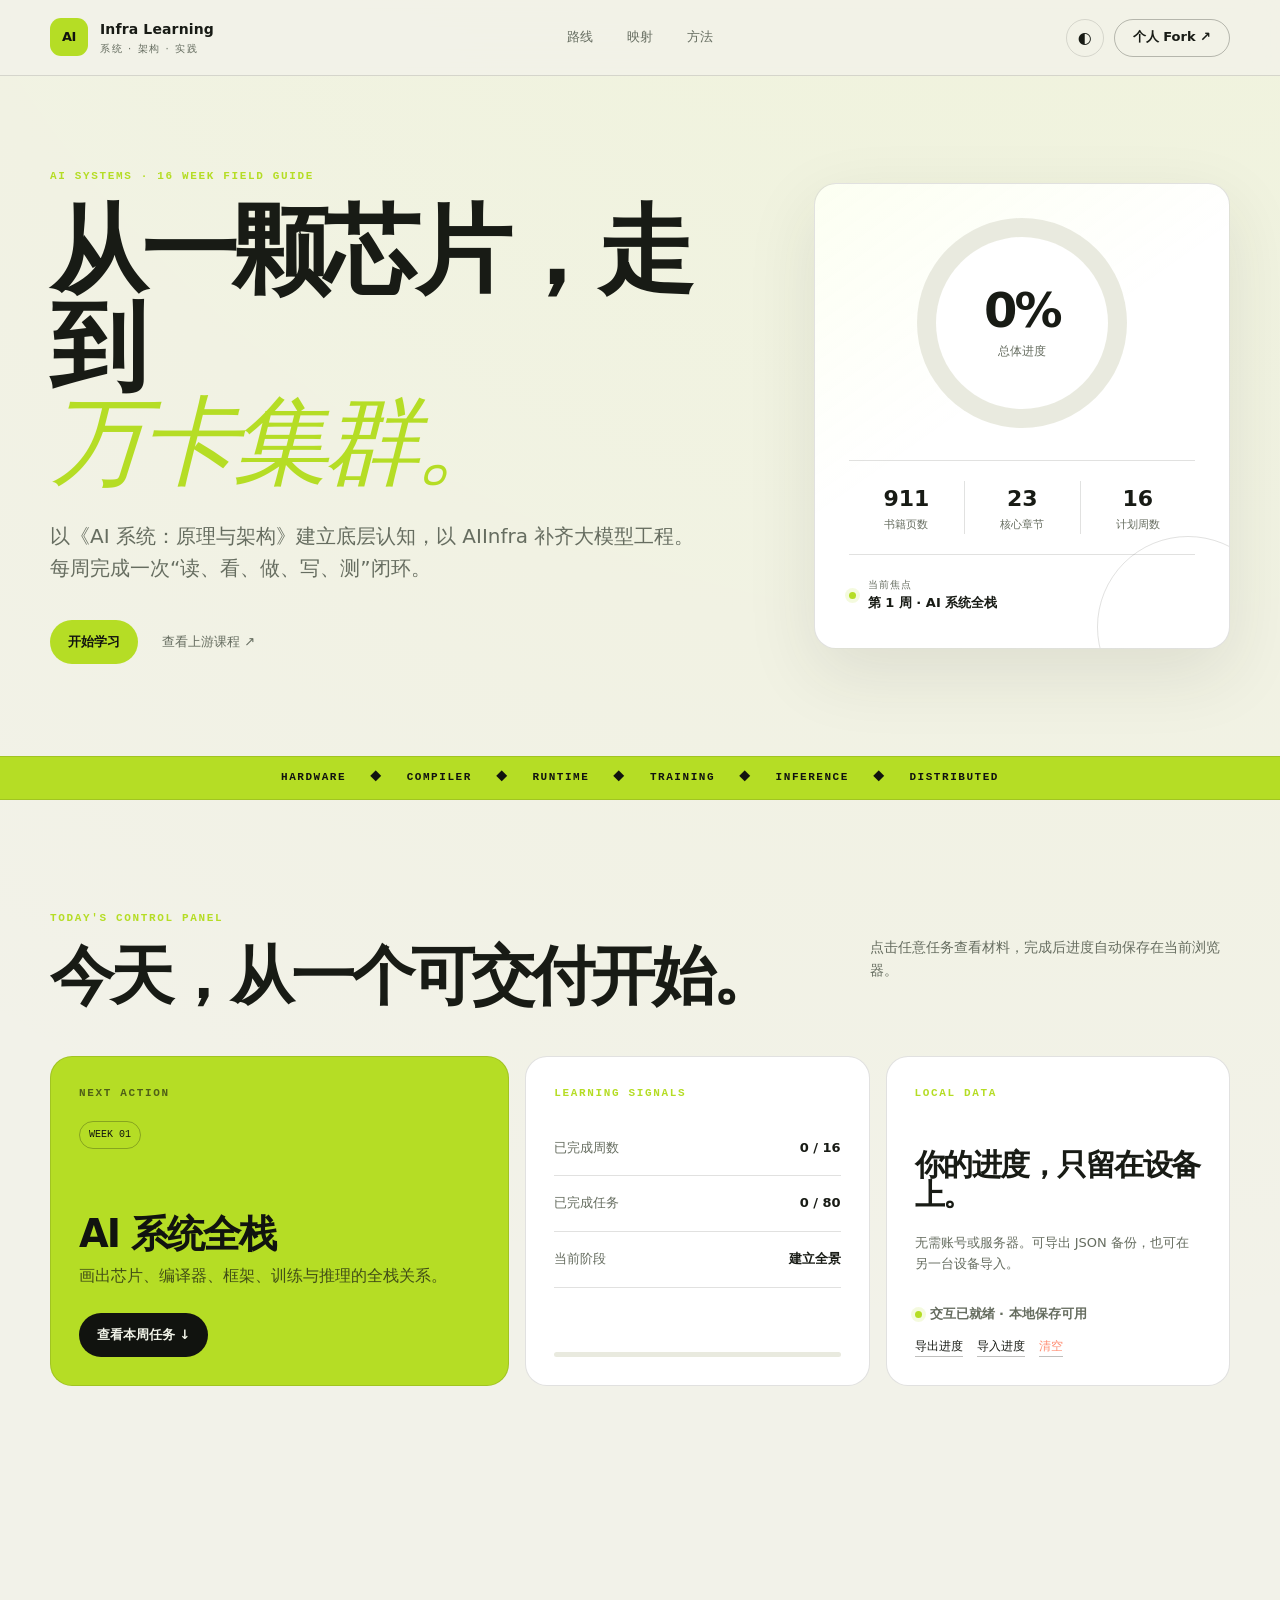
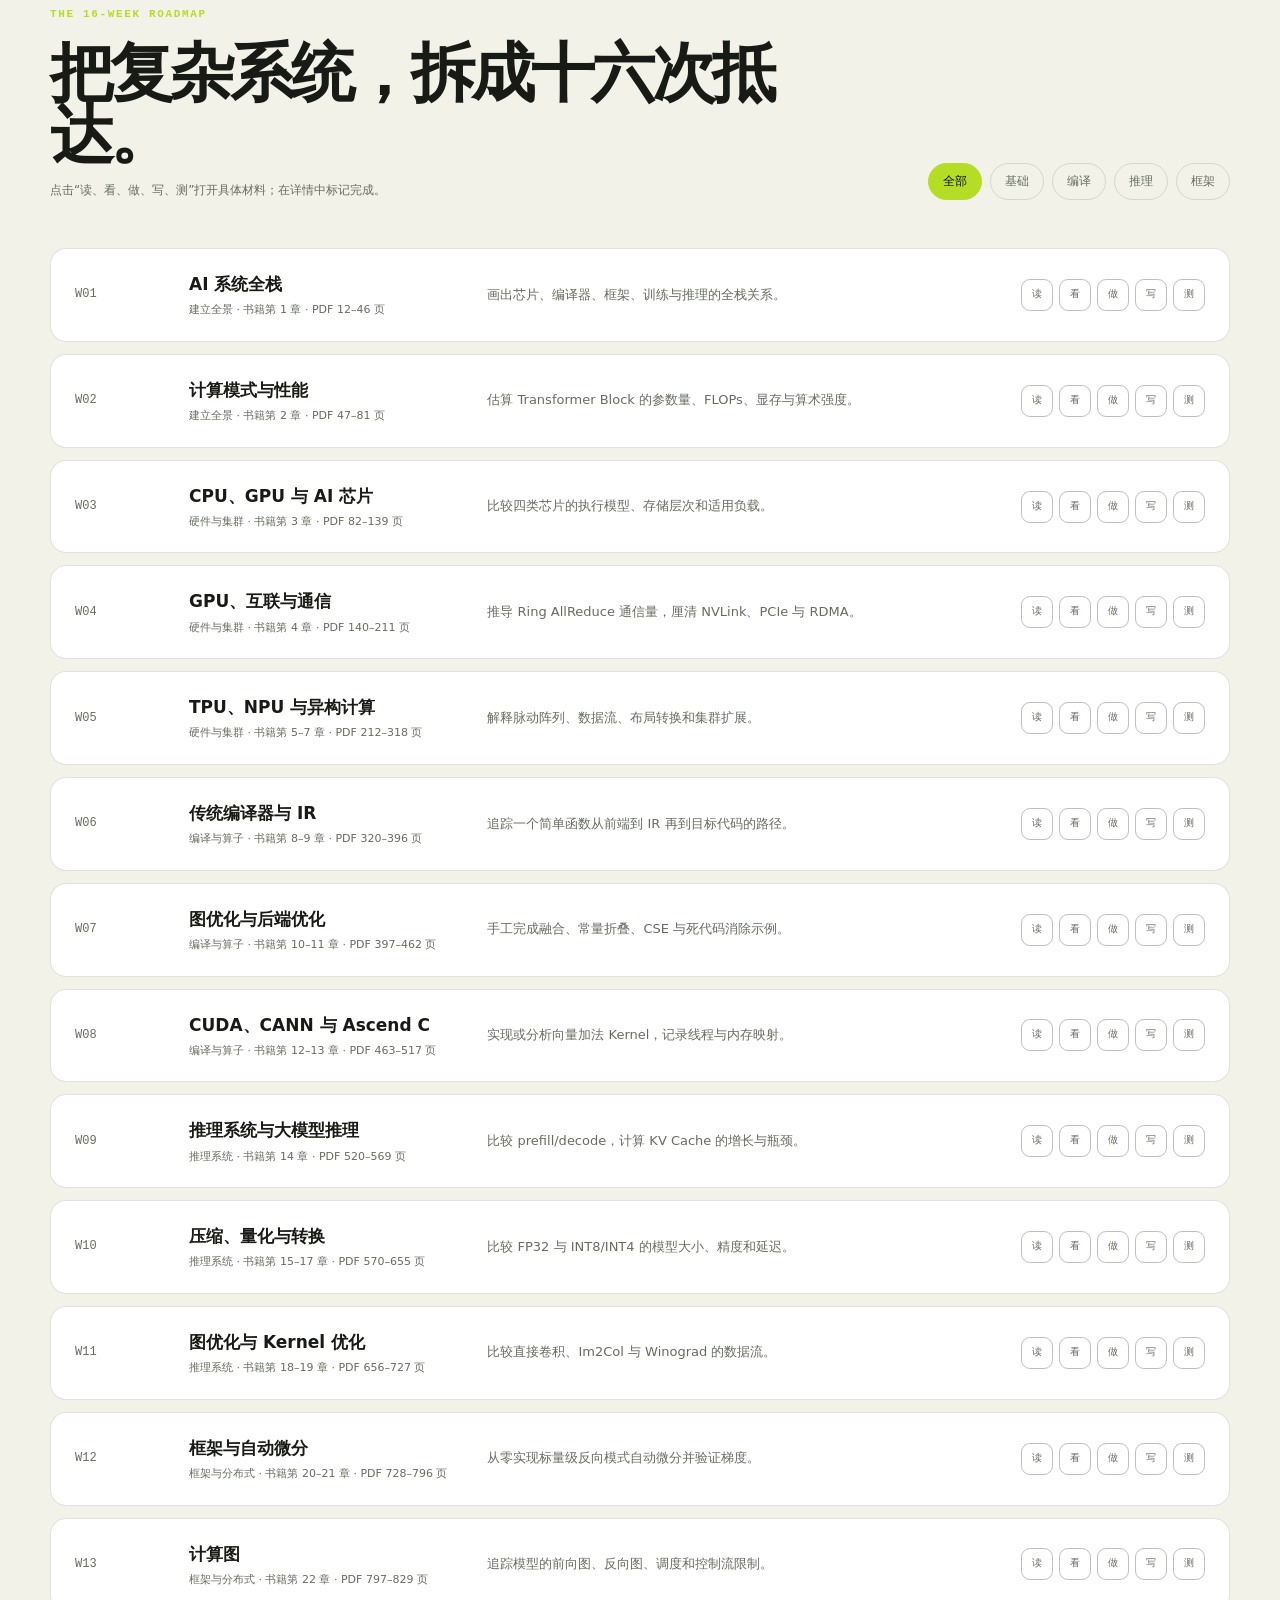
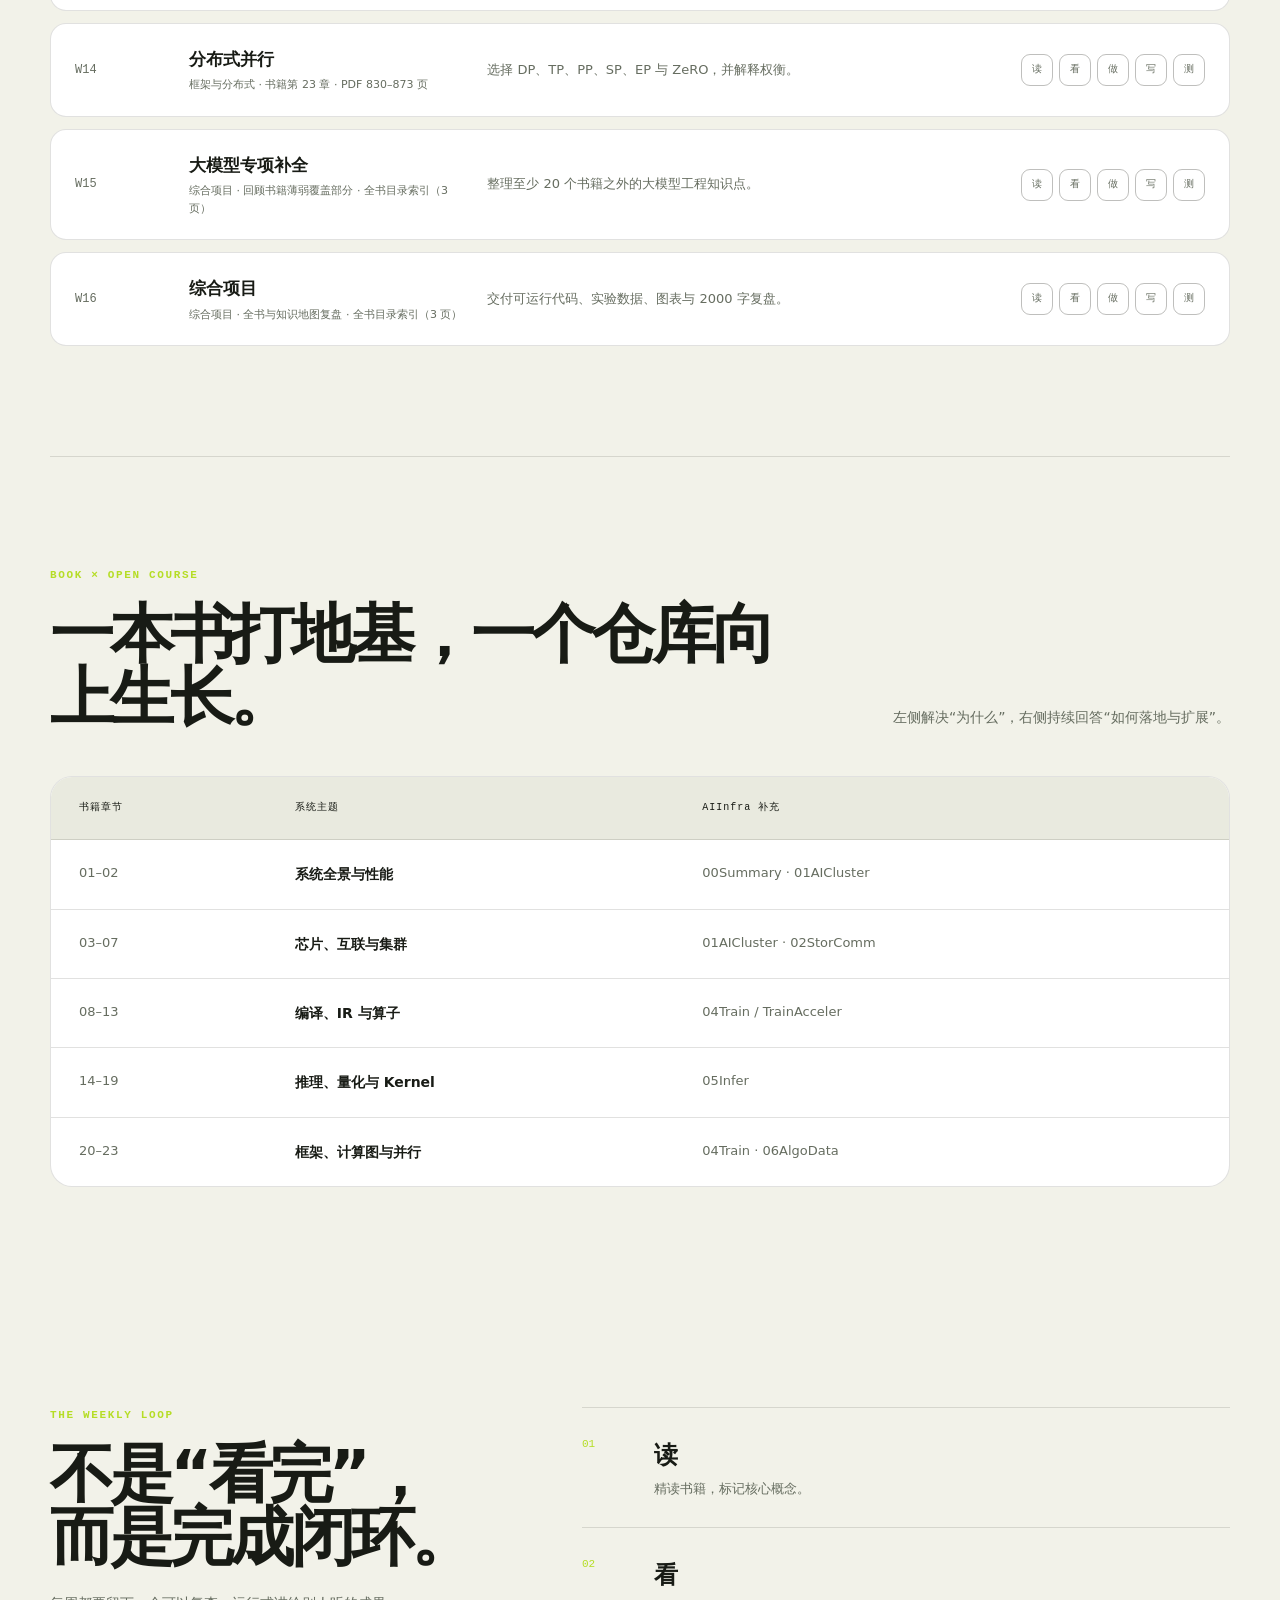
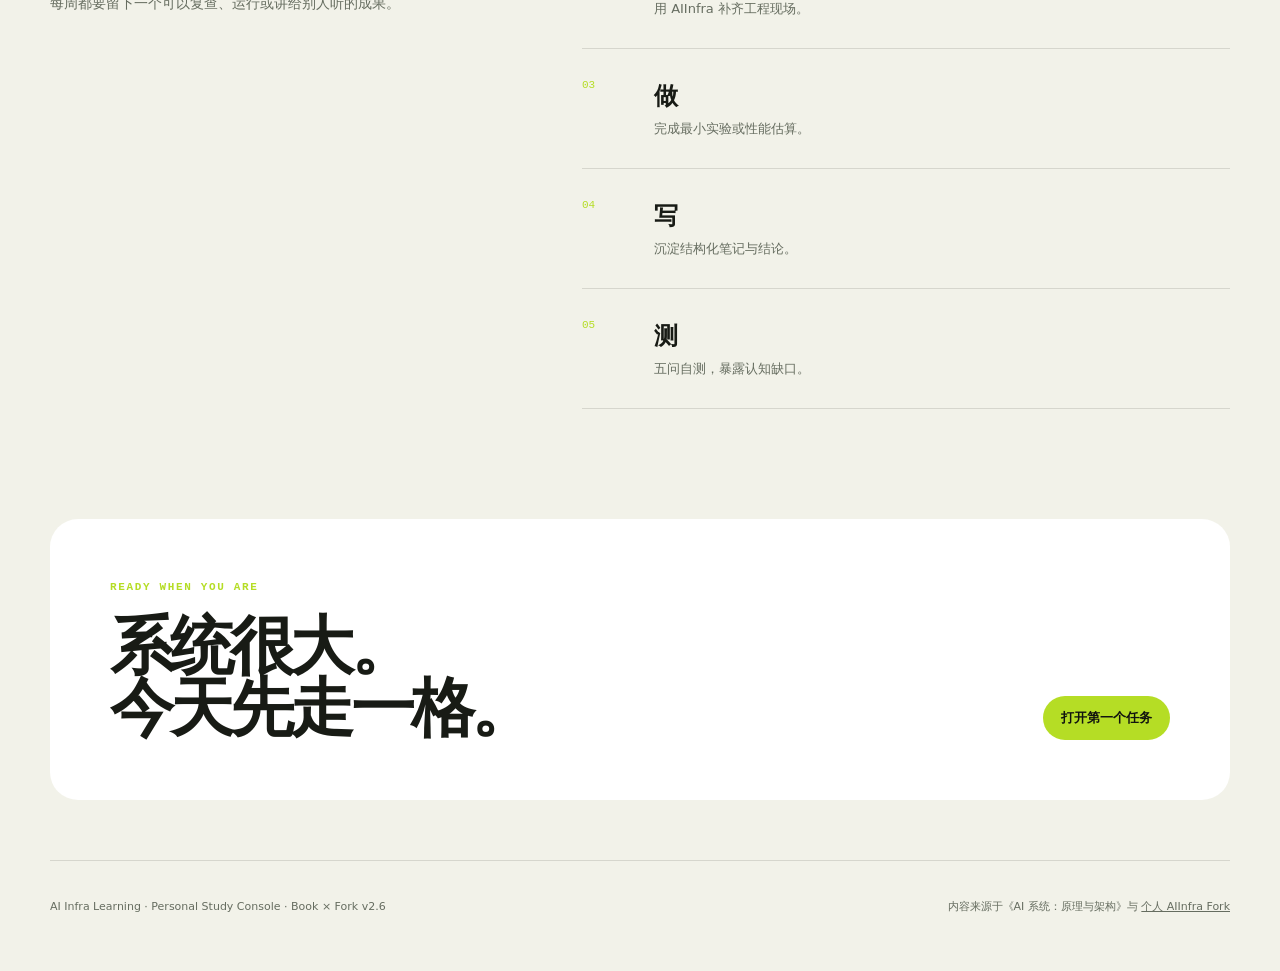
<file: index.html>
<!doctype html>
<html lang="zh-CN">
  <head>
    <meta charset="UTF-8" />
    <meta name="viewport" content="width=device-width, initial-scale=1.0" />
    <meta name="theme-color" content="#11130f" />
    <meta name="description" content="AI 系统与大模型基础设施的 16 周学习路线、章节映射与进度追踪。" />
    <title>AI Infra Learning · 学习驾驶舱</title>
    <link rel="stylesheet" href="./styles.css?v=20260720-26" />
  </head>
  <body>
    <a class="skip-link" href="#roadmap">跳到学习路线</a>

    <header class="site-header">
      <a class="brand" href="#top" aria-label="返回首页">
        <span class="brand-mark" aria-hidden="true">AI</span>
        <span><strong>Infra Learning</strong><small>系统 · 架构 · 实践</small></span>
      </a>
      <nav class="site-nav" aria-label="主导航">
        <a href="#roadmap">路线</a><a href="#mapping">映射</a><a href="#method">方法</a>
      </nav>
      <div class="header-actions">
        <button class="icon-button" id="themeToggle" type="button" aria-label="切换深浅主题"><span aria-hidden="true">◐</span></button>
        <a class="button button-ghost" href="https://github.com/oneDuter/AIInfra" target="_blank" rel="noreferrer">个人 Fork ↗</a>
      </div>
    </header>

    <main id="top">
      <section class="hero shell" aria-labelledby="hero-title">
        <div class="hero-copy">
          <p class="eyebrow">AI SYSTEMS · 16 WEEK FIELD GUIDE</p>
          <h1 id="hero-title">从一颗芯片，走到<br /><em>万卡集群。</em></h1>
          <p class="hero-intro">以《AI 系统：原理与架构》建立底层认知，以 AIInfra 补齐大模型工程。每周完成一次“读、看、做、写、测”闭环。</p>
          <div class="hero-actions">
            <a class="button button-primary" href="#roadmap">开始学习</a>
            <a class="text-link" href="https://github.com/Infrasys-AI/AIInfra" target="_blank" rel="noreferrer">查看上游课程 <span aria-hidden="true">↗</span></a>
          </div>
        </div>
        <aside class="hero-panel" aria-label="学习概览">
          <div class="progress-orbit" id="progressOrbit" style="--progress: 0"><div><strong id="progressPercent">0%</strong><span>总体进度</span></div></div>
          <div class="hero-stats">
            <div><strong>911</strong><span>书籍页数</span></div><div><strong>23</strong><span>核心章节</span></div><div><strong>16</strong><span>计划周数</span></div>
          </div>
          <div class="current-focus"><span class="status-dot"></span><div><small>当前焦点</small><strong id="currentFocus">第 1 周 · AI 系统全栈</strong></div></div>
        </aside>
      </section>

      <section class="ticker" aria-label="核心主题"><div><span>HARDWARE</span><i>◆</i><span>COMPILER</span><i>◆</i><span>RUNTIME</span><i>◆</i><span>TRAINING</span><i>◆</i><span>INFERENCE</span><i>◆</i><span>DISTRIBUTED</span></div></section>

      <section class="dashboard shell" aria-labelledby="dashboard-title">
        <div class="section-heading compact">
          <div><p class="eyebrow">TODAY'S CONTROL PANEL</p><h2 id="dashboard-title">今天，从一个可交付开始。</h2></div>
          <p id="progressSummary">完成任意一项任务，进度会自动保存在当前浏览器。</p>
        </div>
        <div class="dashboard-grid">
          <article class="focus-card">
            <div class="card-kicker">NEXT ACTION</div><span class="week-badge" id="nextWeekBadge">WEEK 01</span>
            <h3 id="nextWeekTitle">AI 系统全栈</h3><p id="nextWeekOutcome">画出芯片、编译器、框架、训练与推理的全栈关系。</p>
            <button class="button button-dark" id="jumpToCurrent" type="button">查看本周任务 ↓</button>
          </article>
          <article class="metric-card">
            <div class="card-kicker">LEARNING SIGNALS</div>
            <div class="metric-row"><span>已完成周数</span><strong id="completedWeeks">0 / 16</strong></div>
            <div class="metric-row"><span>已完成任务</span><strong id="completedTasks">0 / 80</strong></div>
            <div class="metric-row"><span>当前阶段</span><strong id="currentStage">建立全景</strong></div>
            <div class="mini-bar" aria-hidden="true"><span id="miniBar"></span></div>
          </article>
          <article class="data-card">
            <div class="card-kicker">LOCAL DATA</div><h3>你的进度，只留在设备上。</h3>
            <p>无需账号或服务器。可导出 JSON 备份，也可在另一台设备导入。</p>
            <p class="storage-status"><span class="status-dot"></span><strong id="storageStatus">正在加载交互…</strong></p>
            <div class="data-actions">
              <button class="text-button" id="exportProgress" type="button">导出进度</button>
              <label class="text-button" for="importProgress">导入进度</label><input id="importProgress" type="file" accept="application/json" hidden />
              <button class="text-button danger" id="resetProgress" type="button">清空</button>
            </div>
          </article>
        </div>
      </section>

      <section class="roadmap shell" id="roadmap" aria-labelledby="roadmap-title">
        <div class="section-heading">
          <div><p class="eyebrow">THE 16-WEEK ROADMAP</p><h2 id="roadmap-title">把复杂系统，拆成十六次抵达。</h2><p class="roadmap-hint">点击“读、看、做、写、测”打开具体材料；在详情中标记完成。</p></div>
          <div class="filters" role="group" aria-label="学习阶段筛选">
            <button class="filter is-active" type="button" data-filter="all">全部</button><button class="filter" type="button" data-filter="foundation">基础</button><button class="filter" type="button" data-filter="compiler">编译</button><button class="filter" type="button" data-filter="inference">推理</button><button class="filter" type="button" data-filter="framework">框架</button>
          </div>
        </div>
        <div class="roadmap-list" id="roadmapList"></div>
      </section>

      <section class="mapping shell" id="mapping" aria-labelledby="mapping-title">
        <div class="section-heading">
          <div><p class="eyebrow">BOOK × OPEN COURSE</p><h2 id="mapping-title">一本书打地基，一个仓库向上生长。</h2></div><p>左侧解决“为什么”，右侧持续回答“如何落地与扩展”。</p>
        </div>
        <div class="mapping-table" role="table" aria-label="书籍和 AIInfra 内容对应关系">
          <div class="mapping-row mapping-header" role="row"><span role="columnheader">书籍章节</span><span role="columnheader">系统主题</span><span role="columnheader">AIInfra 补充</span></div>
          <div class="mapping-row" role="row"><span role="cell">01–02</span><strong role="cell">系统全景与性能</strong><span role="cell">00Summary · 01AICluster</span></div>
          <div class="mapping-row" role="row"><span role="cell">03–07</span><strong role="cell">芯片、互联与集群</strong><span role="cell">01AICluster · 02StorComm</span></div>
          <div class="mapping-row" role="row"><span role="cell">08–13</span><strong role="cell">编译、IR 与算子</strong><span role="cell">04Train / TrainAcceler</span></div>
          <div class="mapping-row" role="row"><span role="cell">14–19</span><strong role="cell">推理、量化与 Kernel</strong><span role="cell">05Infer</span></div>
          <div class="mapping-row" role="row"><span role="cell">20–23</span><strong role="cell">框架、计算图与并行</strong><span role="cell">04Train · 06AlgoData</span></div>
        </div>
      </section>

      <section class="method shell" id="method" aria-labelledby="method-title">
        <div class="method-intro"><p class="eyebrow">THE WEEKLY LOOP</p><h2 id="method-title">不是“看完”，<br />而是完成闭环。</h2><p>每周都要留下一个可以复查、运行或讲给别人听的成果。</p></div>
        <ol class="method-steps">
          <li><span>01</span><div><strong>读</strong><p>精读书籍，标记核心概念。</p></div></li><li><span>02</span><div><strong>看</strong><p>用 AIInfra 补齐工程现场。</p></div></li><li><span>03</span><div><strong>做</strong><p>完成最小实验或性能估算。</p></div></li><li><span>04</span><div><strong>写</strong><p>沉淀结构化笔记与结论。</p></div></li><li><span>05</span><div><strong>测</strong><p>五问自测，暴露认知缺口。</p></div></li>
        </ol>
      </section>

      <section class="closing shell"><div><p class="eyebrow">READY WHEN YOU ARE</p><h2>系统很大。<br />今天先走一格。</h2></div><a class="button button-primary" href="#roadmap">打开第一个任务</a></section>
    </main>

    <footer class="site-footer shell"><p>AI Infra Learning · Personal Study Console · Book × Fork v2.6</p><p>内容来源于《AI 系统：原理与架构》与 <a href="https://github.com/oneDuter/AIInfra">个人 AIInfra Fork</a></p></footer>
    <div class="task-drawer" id="taskDrawer" hidden aria-hidden="true">
      <button class="task-backdrop" id="taskBackdrop" type="button" aria-label="关闭任务详情"></button>
      <aside class="task-sheet" role="dialog" aria-modal="true" aria-labelledby="taskTitle">
        <div class="task-sheet-header">
          <p class="eyebrow" id="taskEyebrow">任务详情</p>
          <button class="icon-button" id="closeTaskDrawer" type="button" aria-label="关闭任务详情">×</button>
        </div>
        <div class="task-sheet-content">
          <h2 id="taskTitle">任务详情</h2>
          <p class="task-description" id="taskDescription"></p>
          <div class="task-links" id="taskLinks" hidden></div>
          <ul class="task-checklist" id="taskChecklist" hidden></ul>
          <ol class="task-quiz" id="taskQuiz" hidden></ol>
          <div class="task-deliverable"><span>本项交付</span><p id="taskDeliverable"></p></div>
        </div>
        <div class="task-sheet-footer">
          <button class="button button-primary task-complete-button" id="toggleTaskComplete" type="button" aria-pressed="false">标记为已完成</button>
          <small>完成状态仅保存在当前浏览器，可随时导出备份。</small>
        </div>
      </aside>
    </div>
    <div class="toast" id="toast" role="status" aria-live="polite"></div>
    <script src="./app.js?v=20260720-26"></script>
  </body>
</html>
</file>
<file: styles.css>
:root {
  color-scheme: dark;
  --bg: #11130f;
  --surface: #181b16;
  --surface-2: #20241d;
  --line: rgba(239, 242, 226, 0.15);
  --line-strong: rgba(239, 242, 226, 0.3);
  --text: #f0f2e7;
  --muted: #a4aa9b;
  --acid: #d7ff45;
  --acid-2: #bfe82e;
  --blue: #7aa7ff;
  --shadow: 0 24px 70px rgba(0, 0, 0, 0.28);
  --radius: 22px;
  --shell: min(1180px, calc(100vw - 40px));
}

[data-theme="light"] {
  color-scheme: light;
  --bg: #f2f2e9;
  --surface: #ffffff;
  --surface-2: #e9eadf;
  --line: rgba(25, 28, 21, 0.13);
  --line-strong: rgba(25, 28, 21, 0.28);
  --text: #181b15;
  --muted: #666d60;
  --acid: #b5dd25;
  --acid-2: #9ec410;
  --shadow: 0 24px 70px rgba(45, 51, 35, 0.1);
}

* { box-sizing: border-box; }
html { scroll-behavior: smooth; }
body {
  margin: 0;
  min-width: 320px;
  background: radial-gradient(circle at 80% -10%, rgba(215, 255, 69, 0.1), transparent 30%), var(--bg);
  color: var(--text);
  font-family: Inter, "SF Pro Display", "PingFang SC", "Microsoft YaHei", system-ui, sans-serif;
  line-height: 1.6;
  -webkit-font-smoothing: antialiased;
}
button, input { font: inherit; }
button, a { -webkit-tap-highlight-color: transparent; }
a { color: inherit; }
.shell { width: var(--shell); margin-inline: auto; }
.skip-link { position: fixed; top: 10px; left: 10px; z-index: 100; padding: 10px 14px; background: var(--acid); color: #11130f; transform: translateY(-150%); }
.skip-link:focus { transform: translateY(0); }

.site-header {
  position: sticky;
  top: 0;
  z-index: 20;
  display: grid;
  grid-template-columns: 1fr auto 1fr;
  align-items: center;
  min-height: 76px;
  padding: 0 max(20px, calc((100vw - 1180px) / 2));
  border-bottom: 1px solid var(--line);
  background: color-mix(in srgb, var(--bg) 82%, transparent);
  backdrop-filter: blur(18px);
}
.brand { display: inline-flex; align-items: center; gap: 12px; width: max-content; text-decoration: none; }
.brand-mark { display: grid; place-items: center; width: 38px; height: 38px; border-radius: 11px; background: var(--acid); color: #11130f; font-size: 13px; font-weight: 900; letter-spacing: -0.03em; }
.brand strong, .brand small { display: block; }
.brand strong { font-size: 14px; letter-spacing: 0.01em; }
.brand small { color: var(--muted); font-size: 10px; letter-spacing: 0.16em; }
.site-nav { display: flex; gap: 34px; }
.site-nav a, .text-link { color: var(--muted); font-size: 13px; text-decoration: none; transition: color 160ms ease; }
.site-nav a:hover, .text-link:hover { color: var(--text); }
.header-actions { display: flex; align-items: center; justify-content: flex-end; gap: 10px; }
.button, .icon-button, .filter, .text-button { border: 0; cursor: pointer; }
.button { display: inline-flex; align-items: center; justify-content: center; min-height: 44px; padding: 0 18px; border-radius: 999px; font-size: 13px; font-weight: 750; text-decoration: none; transition: transform 160ms ease, background 160ms ease, border-color 160ms ease; }
.button:hover { transform: translateY(-2px); }
.button-primary { background: var(--acid); color: #11130f; }
.button-primary:hover { background: var(--acid-2); }
.button-ghost { min-height: 38px; border: 1px solid var(--line-strong); }
.button-dark { align-self: flex-start; background: #11130f; color: #f0f2e7; }
.icon-button { width: 38px; height: 38px; border: 1px solid var(--line); border-radius: 50%; background: transparent; color: var(--text); }

.hero { display: grid; grid-template-columns: minmax(0, 1.25fr) minmax(360px, 0.75fr); gap: 70px; align-items: center; min-height: 680px; padding-block: 78px; }
.eyebrow, .card-kicker { margin: 0 0 18px; color: var(--acid); font-family: "SFMono-Regular", Consolas, monospace; font-size: 11px; font-weight: 800; letter-spacing: 0.15em; }
.hero h1, .section-heading h2, .method-intro h2, .closing h2 { margin: 0; font-weight: 800; letter-spacing: -0.06em; line-height: 0.98; }
.hero h1 { max-width: 800px; font-size: clamp(62px, 7.6vw, 110px); }
.hero h1 em { color: var(--acid); font-family: Georgia, "Noto Serif SC", serif; font-weight: 400; }
.hero-intro { max-width: 650px; margin: 30px 0 0; color: var(--muted); font-size: clamp(16px, 1.8vw, 20px); }
.hero-actions { display: flex; align-items: center; gap: 24px; margin-top: 36px; }
.hero-panel { position: relative; padding: 34px; overflow: hidden; border: 1px solid var(--line); border-radius: var(--radius); background: linear-gradient(145deg, rgba(215, 255, 69, 0.07), transparent 45%), var(--surface); box-shadow: var(--shadow); }
.hero-panel::after { content: ""; position: absolute; right: -50px; bottom: -70px; width: 180px; height: 180px; border: 1px solid var(--line); border-radius: 50%; }
.progress-orbit { display: grid; place-items: center; width: 210px; height: 210px; margin: 0 auto 32px; border-radius: 50%; background: conic-gradient(var(--acid) calc(var(--progress) * 1%), var(--surface-2) 0); transition: background 300ms ease; }
.progress-orbit::before { content: ""; grid-area: 1 / 1; width: 172px; height: 172px; border-radius: 50%; background: var(--surface); }
.progress-orbit > div { z-index: 1; grid-area: 1 / 1; text-align: center; }
.progress-orbit strong, .progress-orbit span { display: block; }
.progress-orbit strong { font-size: 48px; letter-spacing: -0.06em; line-height: 1; }
.progress-orbit span { margin-top: 8px; color: var(--muted); font-size: 12px; }
.hero-stats { display: grid; grid-template-columns: repeat(3, 1fr); padding: 20px 0; border-block: 1px solid var(--line); }
.hero-stats div { text-align: center; }
.hero-stats div + div { border-left: 1px solid var(--line); }
.hero-stats strong, .hero-stats span { display: block; }
.hero-stats strong { font-size: 22px; }
.hero-stats span { color: var(--muted); font-size: 11px; }
.current-focus { display: flex; align-items: center; gap: 12px; margin-top: 22px; }
.status-dot { width: 9px; height: 9px; border-radius: 50%; background: var(--acid); box-shadow: 0 0 0 6px rgba(215, 255, 69, 0.12); }
.current-focus small, .current-focus strong { display: block; }
.current-focus small { color: var(--muted); font-size: 10px; letter-spacing: 0.12em; }
.current-focus strong { font-size: 13px; }

.ticker { overflow: hidden; border-block: 1px solid var(--line); background: var(--acid); color: #11130f; }
.ticker div { display: flex; justify-content: center; gap: 24px; min-width: max-content; padding: 12px 20px; font-family: "SFMono-Regular", Consolas, monospace; font-size: 11px; font-weight: 900; letter-spacing: 0.14em; }
.ticker i { font-style: normal; }
.dashboard, .roadmap, .mapping, .method { padding-block: 110px; }
.section-heading { display: flex; justify-content: space-between; align-items: flex-end; gap: 40px; margin-bottom: 48px; }
.section-heading.compact { align-items: center; }
.section-heading h2, .method-intro h2, .closing h2 { max-width: 760px; font-size: clamp(42px, 5vw, 70px); }
.section-heading > p, .method-intro > p:last-child { max-width: 360px; margin: 0; color: var(--muted); font-size: 14px; }

.dashboard-grid { display: grid; grid-template-columns: 1.2fr 0.9fr 0.9fr; gap: 16px; }
.dashboard-grid article { min-height: 330px; padding: 28px; border: 1px solid var(--line); border-radius: var(--radius); background: var(--surface); }
.focus-card { display: flex; flex-direction: column; background: var(--acid) !important; color: #11130f; }
.focus-card .card-kicker { color: rgba(17, 19, 15, 0.62); }
.week-badge { align-self: flex-start; padding: 5px 9px; border: 1px solid rgba(17, 19, 15, 0.28); border-radius: 999px; font-family: monospace; font-size: 10px; }
.focus-card h3, .data-card h3 { margin: auto 0 10px; font-size: clamp(30px, 3vw, 46px); letter-spacing: -0.05em; line-height: 1; }
.focus-card p { max-width: 480px; margin: 0 0 24px; color: rgba(17, 19, 15, 0.7); }
.metric-card, .data-card { display: flex; flex-direction: column; }
.metric-row { display: flex; justify-content: space-between; gap: 18px; padding: 17px 0; border-bottom: 1px solid var(--line); }
.metric-row span { color: var(--muted); font-size: 13px; }
.metric-row strong { text-align: right; font-size: 13px; }
.mini-bar { height: 5px; margin-top: auto; overflow: hidden; border-radius: 999px; background: var(--surface-2); }
.mini-bar span { display: block; width: 0; height: 100%; background: var(--acid); transition: width 300ms ease; }
.data-card h3 { margin-top: auto; font-size: 30px; }
.data-card p { color: var(--muted); font-size: 13px; }
.data-actions { display: flex; flex-wrap: wrap; gap: 14px; margin-top: 12px; }
.storage-status { display: flex; align-items: center; gap: 8px; margin: 16px 0 0; color: var(--muted); font-size: 11px; }
.storage-status .status-dot { width: 7px; height: 7px; }
.text-button { padding: 0; border-bottom: 1px solid var(--line-strong); background: transparent; color: var(--text); font-size: 12px; }
.text-button.danger { color: #ff8d72; }

.filters { display: flex; flex-wrap: wrap; justify-content: flex-end; gap: 8px; }
.filter { padding: 8px 14px; border: 1px solid var(--line); border-radius: 999px; background: transparent; color: var(--muted); font-size: 12px; }
.filter.is-active { border-color: var(--acid); background: var(--acid); color: #11130f; }
.roadmap-hint { max-width: 620px; margin: 14px 0 0; color: var(--muted); font-size: 12px; }
.roadmap-list { display: grid; gap: 12px; }
.week-card { display: grid; grid-template-columns: 90px minmax(180px, 0.7fr) minmax(340px, 1.3fr) auto; gap: 24px; align-items: center; padding: 22px 24px; border: 1px solid var(--line); border-radius: 16px; background: var(--surface); transition: border-color 160ms ease, transform 160ms ease; }
.week-card:hover { border-color: var(--line-strong); transform: translateX(4px); }
.week-card.is-complete { border-color: color-mix(in srgb, var(--acid) 45%, var(--line)); }
.week-card[hidden] { display: none; }
.week-number { color: var(--muted); font-family: "SFMono-Regular", Consolas, monospace; font-size: 12px; }
.week-title strong, .week-title span { display: block; }
.week-title strong { font-size: 17px; }
.week-title span { margin-top: 3px; color: var(--muted); font-size: 11px; }
.week-outcome { color: var(--muted); font-size: 13px; }
.week-tasks { display: flex; gap: 6px; }
.task-check { position: relative; display: grid; place-items: center; width: 32px; height: 32px; padding: 0; border: 1px solid var(--line-strong); border-radius: 9px; background: transparent; color: var(--muted); cursor: pointer; transition: border-color 150ms ease, background 150ms ease, color 150ms ease, transform 150ms ease; }
.task-check:hover { border-color: var(--acid); color: var(--text); transform: translateY(-2px); }
.task-check:focus-visible { outline: 2px solid var(--blue); outline-offset: 2px; }
.task-check span { font-family: monospace; font-size: 10px; }
.task-check i { position: absolute; right: -4px; top: -5px; display: grid; place-items: center; width: 14px; height: 14px; border: 2px solid var(--surface); border-radius: 50%; background: var(--acid); color: #11130f; font-family: monospace; font-size: 8px; font-style: normal; font-weight: 900; }
.task-check.is-done { border-color: var(--acid); background: color-mix(in srgb, var(--acid) 14%, transparent); color: var(--acid); }

.mapping { border-top: 1px solid var(--line); }
.mapping-table { overflow: hidden; border: 1px solid var(--line); border-radius: var(--radius); background: var(--surface); }
.mapping-row { display: grid; grid-template-columns: 0.5fr 1fr 1.3fr; gap: 24px; padding: 23px 28px; border-bottom: 1px solid var(--line); }
.mapping-row:last-child { border-bottom: 0; }
.mapping-row span { color: var(--muted); font-size: 13px; }
.mapping-row strong { font-size: 14px; }
.mapping-header { background: var(--surface-2); }
.mapping-header span { color: var(--text); font-family: monospace; font-size: 10px; letter-spacing: 0.1em; }

.method { display: grid; grid-template-columns: 0.8fr 1.2fr; gap: 100px; align-items: start; }
.method-intro { position: sticky; top: 120px; }
.method-intro > p:last-child { margin-top: 24px; }
.method-steps { margin: 0; padding: 0; list-style: none; }
.method-steps li { display: grid; grid-template-columns: 50px 1fr; gap: 22px; padding: 28px 0; border-top: 1px solid var(--line); }
.method-steps li:last-child { border-bottom: 1px solid var(--line); }
.method-steps > li > span { color: var(--acid); font-family: monospace; font-size: 11px; }
.method-steps strong { font-size: 24px; }
.method-steps p { margin: 4px 0 0; color: var(--muted); font-size: 13px; }
.closing { display: flex; justify-content: space-between; align-items: flex-end; gap: 40px; margin-bottom: 60px; padding: 60px; border-radius: 28px; background: var(--surface); }
.site-footer { display: flex; justify-content: space-between; gap: 20px; padding-block: 26px 44px; border-top: 1px solid var(--line); color: var(--muted); font-size: 11px; }
.task-drawer[hidden] { display: none !important; }
body.drawer-open { overflow: hidden; }
.task-drawer { position: fixed; inset: 0; z-index: 100; }
.task-backdrop { position: absolute; inset: 0; width: 100%; border: 0; background: rgba(0, 0, 0, 0.62); backdrop-filter: blur(5px); cursor: default; }
.task-sheet { position: absolute; inset: 0 0 0 auto; display: flex; flex-direction: column; width: min(620px, 94vw); border-left: 1px solid var(--line-strong); background: var(--bg); box-shadow: -30px 0 80px rgba(0, 0, 0, 0.32); overflow: hidden; animation: drawer-in 220ms ease both; }
.task-sheet-header { display: flex; justify-content: space-between; align-items: center; gap: 20px; padding: 24px 28px; border-bottom: 1px solid var(--line); }
.task-sheet-header .eyebrow { margin: 0; }
.task-sheet-content { flex: 1; padding: 38px 34px 52px; overflow-y: auto; }
.task-sheet-content h2 { max-width: 520px; margin: 0; font-size: clamp(32px, 5vw, 52px); letter-spacing: -0.05em; line-height: 0.98; }
.task-description { margin: 22px 0 0; color: var(--muted); font-size: 15px; line-height: 1.75; }
.task-links { display: grid; gap: 10px; margin-top: 28px; }
.task-links a { display: grid; grid-template-columns: 1fr auto; gap: 4px 18px; padding: 16px 18px; border: 1px solid var(--line); border-radius: 12px; background: var(--surface); color: var(--text); text-decoration: none; transition: border-color 150ms ease, transform 150ms ease; }
.task-links a:hover { border-color: var(--acid); transform: translateX(4px); }
.task-links span { font-size: 13px; font-weight: 800; }
.task-links small { grid-column: 1; color: var(--muted); font-family: monospace; font-size: 9px; }
.task-links b { grid-column: 2; grid-row: 1 / 3; align-self: center; color: var(--acid); }
.task-checklist { display: grid; gap: 12px; margin: 30px 0 0; padding: 0; list-style: none; }
.task-checklist li { position: relative; padding: 15px 16px 15px 44px; border-top: 1px solid var(--line); color: var(--text); font-size: 13px; }
.task-checklist li::before { position: absolute; left: 12px; top: 14px; content: "→"; color: var(--acid); font-family: monospace; }
.task-quiz { display: grid; gap: 10px; margin: 30px 0 0; padding: 0; list-style: none; counter-reset: none; }
.task-quiz li { display: grid; grid-template-columns: 42px 1fr; gap: 14px; padding: 17px; border: 1px solid var(--line); border-radius: 12px; background: var(--surface); }
.task-quiz span { color: var(--acid); font-family: monospace; font-size: 10px; }
.task-quiz p { margin: 0; font-size: 13px; }
.task-deliverable { margin-top: 34px; padding: 20px; border-left: 3px solid var(--acid); background: color-mix(in srgb, var(--acid) 7%, var(--surface)); }
.task-deliverable span { color: var(--acid); font-family: monospace; font-size: 9px; font-weight: 900; letter-spacing: 0.12em; }
.task-deliverable p { margin: 8px 0 0; font-size: 13px; line-height: 1.65; }
.task-sheet-footer { display: grid; gap: 10px; padding: 20px 28px 24px; border-top: 1px solid var(--line); background: var(--surface); }
.task-sheet-footer small { color: var(--muted); font-size: 9px; text-align: center; }
.task-complete-button { width: 100%; }
.task-complete-button.is-complete { border-color: var(--line-strong); background: transparent; color: var(--text); }
.toast { position: fixed; right: 24px; bottom: 24px; z-index: 50; max-width: min(360px, calc(100vw - 48px)); padding: 12px 16px; border: 1px solid var(--line-strong); border-radius: 12px; background: var(--surface); box-shadow: var(--shadow); opacity: 0; transform: translateY(12px); pointer-events: none; transition: opacity 180ms ease, transform 180ms ease; font-size: 12px; }
.toast.is-visible { opacity: 1; transform: translateY(0); }

.reader-page { min-height: 100vh; background: var(--bg); }
.reader-header { display: flex; align-items: center; justify-content: space-between; min-height: 76px; border-bottom: 1px solid var(--line); }
.reader-main { padding-block: 38px 50px; }
.reader-heading { display: flex; align-items: end; justify-content: space-between; gap: 30px; margin-bottom: 24px; }
.reader-heading h1 { margin: 6px 0 10px; font-size: clamp(38px, 6vw, 68px); letter-spacing: -0.055em; line-height: 0.98; }
.reader-heading p:last-child { margin: 0; color: var(--muted); }
.reader-select-label { display: grid; gap: 8px; min-width: min(320px, 100%); color: var(--muted); font-size: 10px; font-weight: 800; letter-spacing: 0.08em; }
.reader-select-label select { width: 100%; min-height: 46px; padding: 0 40px 0 14px; border: 1px solid var(--line-strong); border-radius: 12px; background: var(--surface); color: var(--text); font: inherit; letter-spacing: 0; }
.sr-only { position: absolute; width: 1px; height: 1px; padding: 0; margin: -1px; overflow: hidden; clip: rect(0, 0, 0, 0); white-space: nowrap; border: 0; }
.reader-workspace { display: grid; grid-template-columns: minmax(0, 1fr) 340px; gap: 22px; align-items: start; }
.reader-sidebar { position: sticky; top: 20px; display: grid; gap: 18px; max-height: calc(100vh - 40px); overflow-y: auto; scrollbar-width: thin; }
.pdf-reader-panel { min-width: 0; border: 1px solid var(--line-strong); border-radius: 18px; background: var(--surface); box-shadow: var(--shadow); overflow: hidden; }
.pdf-toolbar { display: grid; grid-template-columns: 1fr auto 1fr; align-items: center; gap: 16px; min-height: 62px; padding: 9px 14px; border-bottom: 1px solid var(--line); }
.pdf-status-wrap { display: flex; align-items: center; gap: 9px; color: var(--muted); font-family: monospace; font-size: 10px; }
.status-dot { width: 7px; height: 7px; border-radius: 50%; background: var(--acid); box-shadow: 0 0 0 4px color-mix(in srgb, var(--acid) 15%, transparent); }
.pdf-status-wrap.is-busy .status-dot { animation: status-pulse 1s ease-in-out infinite alternate; }
.pdf-page-controls, .pdf-zoom-controls { display: flex; align-items: center; justify-content: center; gap: 8px; }
.pdf-zoom-controls { justify-self: end; }
.pdf-page-controls input { width: 58px; min-height: 38px; padding: 0 8px; border: 1px solid var(--line); border-radius: 9px; background: var(--bg); color: var(--text); text-align: center; }
.pdf-page-controls > span { min-width: 46px; color: var(--muted); font-family: monospace; font-size: 10px; }
.pdf-toolbar .icon-button { width: 38px; height: 38px; background: var(--bg); }
.pdf-toolbar .icon-button:disabled { opacity: 0.35; cursor: not-allowed; }
.zoom-label { min-height: 38px; padding: 0 12px; border: 1px solid var(--line); border-radius: 9px; background: var(--bg); color: var(--text); font-size: 11px; font-weight: 800; cursor: pointer; }
.pdf-stage { position: relative; display: grid; place-items: start center; height: calc(100vh - 330px); min-height: 650px; padding: 28px; background: #d8d9d2; overflow: auto; outline: none; }
.pdf-stage:focus-visible { box-shadow: inset 0 0 0 3px var(--acid); }
.pdf-stage canvas { display: block; max-width: none; background: #fff; box-shadow: 0 12px 40px rgba(0, 0, 0, 0.18); }
.pdf-loading { position: absolute; inset: 0; z-index: 2; display: grid; place-content: center; justify-items: center; gap: 14px; background: #e8e9e3; color: #52554d; }
.pdf-loading[hidden] { display: none; }
.pdf-loading span { width: 34px; height: 34px; border: 3px solid #b9bcb2; border-top-color: #789600; border-radius: 50%; animation: reader-spin 800ms linear infinite; }
.pdf-loading p { max-width: 360px; margin: 0; text-align: center; }
.pdf-loading.is-error span { display: none; }
.infra-panel, .comment-panel { border: 1px solid var(--line-strong); border-radius: 18px; background: var(--surface); box-shadow: var(--shadow); overflow: hidden; }
.infra-heading { display: flex; align-items: end; justify-content: space-between; gap: 14px; padding: 22px 22px 16px; }
.infra-heading .eyebrow { margin: 0 0 5px; }
.infra-heading h2 { margin: 0; font-size: 23px; letter-spacing: -0.04em; }
.infra-heading > span { color: var(--muted); font-family: monospace; font-size: 10px; }
.infra-intro { margin: 0; padding: 0 22px 18px; color: var(--muted); font-size: 11px; line-height: 1.7; }
.reader-infra-links { display: grid; border-top: 1px solid var(--line); }
.reader-infra-link { display: grid; grid-template-columns: 28px minmax(0, 1fr) auto; align-items: center; gap: 10px; min-height: 66px; padding: 11px 18px; border-bottom: 1px solid var(--line); color: var(--text); text-decoration: none; transition: background 150ms ease, color 150ms ease; }
.reader-infra-link:hover { background: var(--acid); color: #182000; }
.reader-infra-link > span:first-child { color: var(--muted); font-family: monospace; font-size: 9px; }
.reader-infra-link:hover > span:first-child { color: #4d6200; }
.reader-infra-link > span:nth-child(2) { display: grid; min-width: 0; gap: 4px; }
.reader-infra-link strong { font-size: 12px; }
.reader-infra-link small { overflow: hidden; color: var(--muted); font-family: monospace; font-size: 8px; text-overflow: ellipsis; white-space: nowrap; }
.reader-infra-link:hover small { color: #4d6200; }
.reader-infra-link > span:last-child { font-size: 15px; }
.infra-fork-link { display: block; padding: 13px 18px; color: var(--muted); font-size: 10px; font-weight: 800; text-align: center; text-decoration: none; }
.infra-fork-link:hover { color: var(--text); }
.comment-heading { display: flex; align-items: end; justify-content: space-between; gap: 14px; padding: 22px; border-bottom: 1px solid var(--line); }
.comment-heading .eyebrow { margin: 0 0 5px; }
.comment-heading h2 { margin: 0; font-size: 25px; letter-spacing: -0.04em; }
.comment-heading > span { color: var(--muted); font-family: monospace; font-size: 10px; }
.comment-form { display: grid; gap: 10px; padding: 20px 22px; border-bottom: 1px solid var(--line); }
.comment-form > label { color: var(--muted); font-size: 11px; font-weight: 800; }
.comment-form textarea { width: 100%; resize: vertical; padding: 13px 14px; border: 1px solid var(--line); border-radius: 11px; background: var(--bg); color: var(--text); font: inherit; font-size: 13px; line-height: 1.6; }
.comment-form textarea:focus, .pdf-page-controls input:focus, .reader-select-label select:focus { border-color: var(--acid); outline: 2px solid color-mix(in srgb, var(--acid) 25%, transparent); }
.comment-form > div { display: flex; align-items: center; justify-content: space-between; gap: 12px; }
.comment-form > div > span { color: var(--muted); font-size: 9px; line-height: 1.4; }
.comment-form .button { min-height: 38px; padding: 0 14px; white-space: nowrap; }
.comment-list { display: grid; gap: 10px; max-height: 46vh; padding: 14px; overflow-y: auto; }
.comment-empty { margin: 0; padding: 26px 14px; color: var(--muted); font-size: 12px; line-height: 1.7; text-align: center; }
.comment-item { position: relative; padding: 14px 14px 38px; border: 1px solid var(--line); border-radius: 12px; background: var(--bg); }
.comment-item > div { display: flex; align-items: center; justify-content: space-between; gap: 10px; }
.comment-item > div button { padding: 0; border: 0; background: transparent; color: var(--acid); font: inherit; font-size: 10px; font-weight: 900; cursor: pointer; }
.comment-item time { color: var(--muted); font-family: monospace; font-size: 9px; }
.comment-item p { margin: 12px 0 0; white-space: pre-wrap; overflow-wrap: anywhere; font-size: 12px; line-height: 1.7; }
.comment-delete { position: absolute; right: 12px; bottom: 10px; padding: 3px 6px; border: 0; background: transparent; color: var(--muted); font-size: 9px; cursor: pointer; }
.comment-delete:hover { color: #d25555; }
.comment-storage-note { margin: 0; padding: 12px 20px; border-top: 1px solid var(--line); color: var(--muted); font-size: 9px; text-align: center; }
.reader-nav { display: flex; align-items: center; justify-content: space-between; gap: 16px; padding-top: 22px; }
.reader-nav [aria-disabled="true"] { opacity: 0.4; pointer-events: none; }

@media (max-width: 960px) {
  .site-header { grid-template-columns: 1fr auto; }
  .site-nav { display: none; }
  .hero { grid-template-columns: 1fr; }
  .hero-panel { max-width: 560px; }
  .dashboard-grid { grid-template-columns: 1fr 1fr; }
  .focus-card { grid-column: 1 / -1; }
  .week-card { grid-template-columns: 70px 1fr auto; }
  .week-outcome { grid-column: 2 / -1; }
  .method { grid-template-columns: 1fr; gap: 50px; }
  .method-intro { position: static; }
  .reader-workspace { grid-template-columns: 1fr; }
  .reader-sidebar { position: static; max-height: none; overflow: visible; }
  .comment-list { max-height: none; }
}

@media (max-width: 680px) {
  :root { --shell: min(100% - 28px, 1180px); }
  .site-header { min-height: 66px; padding-inline: 14px; }
  .button-ghost { display: none; }
  .hero { min-height: auto; padding-block: 66px; }
  .hero h1 { font-size: clamp(50px, 16vw, 76px); }
  .hero-actions, .section-heading, .closing, .site-footer { align-items: flex-start; flex-direction: column; }
  .hero-panel { padding: 24px; }
  .progress-orbit { width: 180px; height: 180px; }
  .progress-orbit::before { width: 146px; height: 146px; }
  .ticker div { justify-content: flex-start; animation: ticker 18s linear infinite alternate; }
  .dashboard, .roadmap, .mapping, .method { padding-block: 78px; }
  .dashboard-grid { grid-template-columns: 1fr; }
  .focus-card { grid-column: auto; }
  .filters { justify-content: flex-start; }
  .week-card { grid-template-columns: 58px 1fr; gap: 16px; padding: 20px; }
  .week-outcome, .week-tasks { grid-column: 1 / -1; }
  .mapping-row { grid-template-columns: 70px 1fr; }
  .mapping-row > :last-child { grid-column: 2; }
  .mapping-header { display: none; }
  .closing { padding: 38px 28px; }
  .task-sheet { width: 100%; }
  .task-sheet-header { padding: 18px 20px; }
  .task-sheet-content { padding: 30px 20px 42px; }
  .task-sheet-footer { padding: 16px 20px 20px; }
  .reader-header { min-height: 66px; }
  .reader-page .button-ghost { display: inline-flex; }
  .reader-heading { align-items: stretch; flex-direction: column; }
  .reader-workspace, .pdf-reader-panel, .infra-panel, .comment-panel { border-radius: 12px; }
  .pdf-toolbar { grid-template-columns: 1fr auto; }
  .pdf-status-wrap { grid-column: 1 / -1; }
  .pdf-zoom-controls { justify-self: end; }
  .pdf-stage { height: 68vh; min-height: 480px; padding: 12px; }
  .comment-form > div { align-items: stretch; flex-direction: column; }
  .comment-form .button { justify-content: center; }
  .reader-nav { align-items: stretch; flex-direction: column; }
  .reader-nav .button, .reader-nav .text-link { justify-content: center; text-align: center; }
}

@keyframes ticker { to { transform: translateX(-38%); } }
@keyframes drawer-in { from { transform: translateX(28px); opacity: 0; } to { transform: translateX(0); opacity: 1; } }
@keyframes reader-spin { to { transform: rotate(360deg); } }
@keyframes status-pulse { to { opacity: 0.35; transform: scale(0.85); } }
@media (prefers-reduced-motion: reduce) {
  *, *::before, *::after { scroll-behavior: auto !important; animation-duration: 0.01ms !important; animation-iteration-count: 1 !important; transition-duration: 0.01ms !important; }
}
</file>
